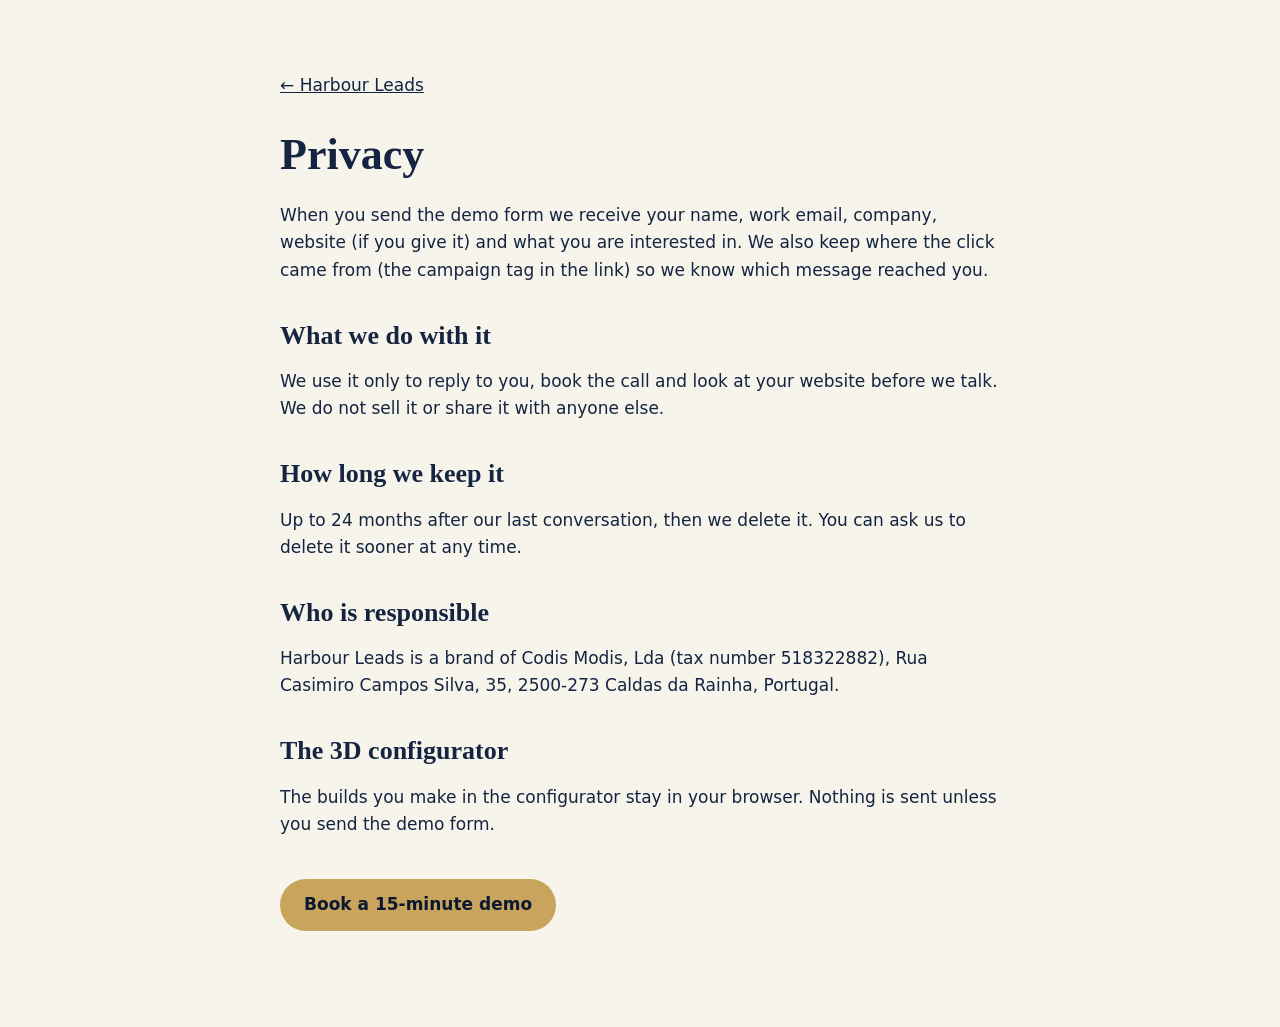
<file: privacy/index.html>
<!doctype html>
<html lang="en">
<head>
<meta charset="utf-8">
<meta name="viewport" content="width=device-width, initial-scale=1">
<title>Privacy | Harbour Leads</title>
<meta name="description" content="How Harbour Leads uses the details you send through the demo form: only to reply to you and book the call.">
<link rel="icon" href="../favicon.ico" sizes="32x32">
<style>
body{margin:0;background:#F7F4EC;color:#142441;font:400 17px/1.6 -apple-system,system-ui,'Segoe UI',sans-serif}
main{width:min(100% - 40px,720px);margin:0 auto;padding:64px 0 96px}
h1{font:600 44px/1.05 'Cormorant Garamond',Georgia,serif;margin:24px 0}
h2{font:600 26px/1.2 'Cormorant Garamond',Georgia,serif;margin:36px 0 8px}
a{color:#142441}
.voltar{display:inline-flex;align-items:center;min-height:44px}
.btn{display:inline-flex;align-items:center;min-height:52px;padding:0 24px;border-radius:999px;background:#C9A45C;color:#0B1830;text-decoration:none;font-weight:600;margin-top:24px}
</style>
</head>
<body>
<main>
<a class="voltar" href="../">← Harbour Leads</a>
<h1>Privacy</h1>
<p>When you send the demo form we receive your name, work email, company, website (if you give it) and what you are interested in. We also keep where the click came from (the campaign tag in the link) so we know which message reached you.</p>
<h2>What we do with it</h2>
<p>We use it only to reply to you, book the call and look at your website before we talk. We do not sell it or share it with anyone else.</p>
<h2>How long we keep it</h2>
<p>Up to 24 months after our last conversation, then we delete it. You can ask us to delete it sooner at any time.</p>
<h2>Who is responsible</h2>
<p>Harbour Leads is a brand of Codis Modis, Lda (tax number 518322882), Rua Casimiro Campos Silva, 35, 2500-273 Caldas da Rainha, Portugal.</p>
<h2>The 3D configurator</h2>
<p>The builds you make in the configurator stay in your browser. Nothing is sent unless you send the demo form.</p>
<a class="btn" href="../#contact">Book a 15-minute demo</a>
</main>
</body>
</html>
</file>
